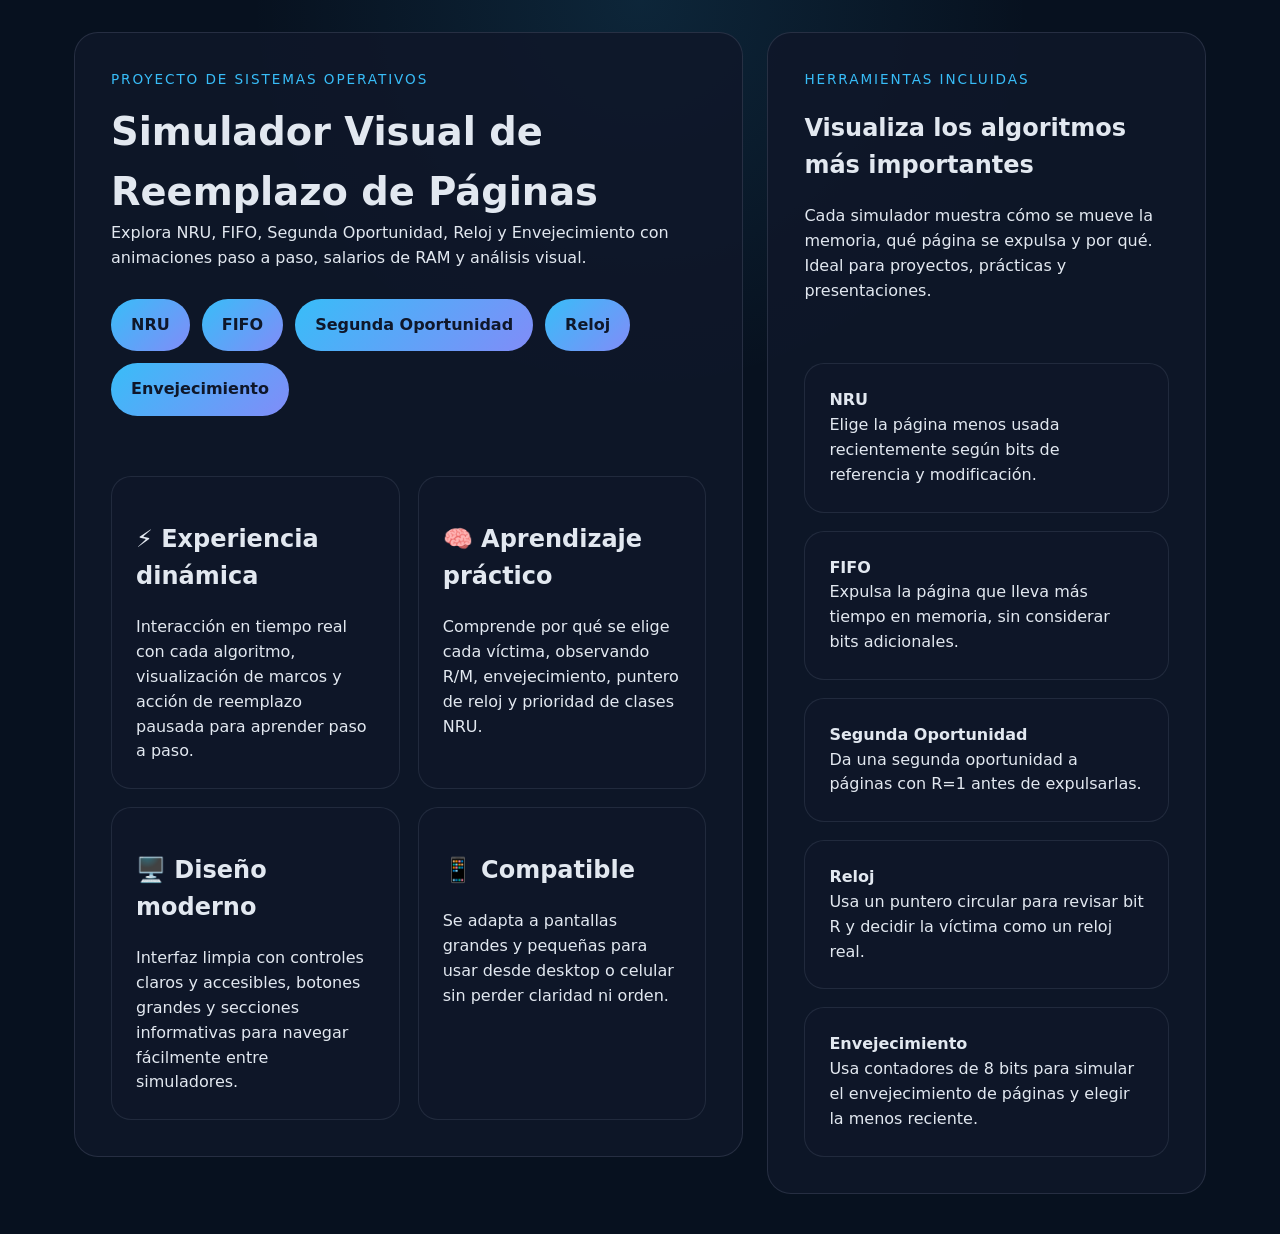
<file: index.html>
<!DOCTYPE html>
<html lang="es">
<head>
  <meta charset="UTF-8" />
  <meta name="viewport" content="width=device-width, initial-scale=1.0" />
  <title>Simulador de Reemplazo de Páginas</title>
  <link rel="stylesheet" href="css/main.css" />
</head>
<body class="welcome-page">
  <main class="container">
    <div class="hero-layout">
      <section class="hero-card">
        <div>
          <p class="eyebrow">Proyecto de Sistemas Operativos</p>
          <h1>Simulador Visual de Reemplazo de Páginas</h1>
          <p>Explora NRU, FIFO, Segunda Oportunidad, Reloj y Envejecimiento con animaciones paso a paso, salarios de RAM y análisis visual.</p>
        </div>

        <div class="hero-actions">
          <a class="primary-button" href="views/nru.html">NRU</a>
          <a class="primary-button" href="views/fifo.html">FIFO</a>
          <a class="primary-button" href="views/second_chance.html">Segunda Oportunidad</a>
          <a class="primary-button" href="views/clock.html">Reloj</a>
          <a class="primary-button" href="views/aging.html">Envejecimiento</a>
        </div>

        <div class="cards-grid">
          <article class="info-card">
            <h2>⚡ Experiencia dinámica</h2>
            <p>Interacción en tiempo real con cada algoritmo, visualización de marcos y acción de reemplazo pausada para aprender paso a paso.</p>
          </article>
          <article class="info-card">
            <h2>🧠 Aprendizaje práctico</h2>
            <p>Comprende por qué se elige cada víctima, observando R/M, envejecimiento, puntero de reloj y prioridad de clases NRU.</p>
          </article>
          <article class="info-card">
            <h2>🖥️ Diseño moderno</h2>
            <p>Interfaz limpia con controles claros y accesibles, botones grandes y secciones informativas para navegar fácilmente entre simuladores.</p>
          </article>
          <article class="info-card">
            <h2>📱 Compatible</h2>
            <p>Se adapta a pantallas grandes y pequeñas para usar desde desktop o celular sin perder claridad ni orden.</p>
          </article>
        </div>
      </section>

      <section class="hero-card tools-card">
        <div>
          <p class="eyebrow">Herramientas incluidas</p>
          <h2>Visualiza los algoritmos más importantes</h2>
          <p>Cada simulador muestra cómo se mueve la memoria, qué página se expulsa y por qué. Ideal para proyectos, prácticas y presentaciones.</p>
        </div>
        <div class="cards-grid">
          <article class="info-card">
            <strong>NRU</strong>
            <p>Elige la página menos usada recientemente según bits de referencia y modificación.</p>
          </article>
          <article class="info-card">
            <strong>FIFO</strong>
            <p>Expulsa la página que lleva más tiempo en memoria, sin considerar bits adicionales.</p>
          </article>
          <article class="info-card">
            <strong>Segunda Oportunidad</strong>
            <p>Da una segunda oportunidad a páginas con R=1 antes de expulsarlas.</p>
          </article>
          <article class="info-card">
            <strong>Reloj</strong>
            <p>Usa un puntero circular para revisar bit R y decidir la víctima como un reloj real.</p>
          </article>
          <article class="info-card">
            <strong>Envejecimiento</strong>
            <p>Usa contadores de 8 bits para simular el envejecimiento de páginas y elegir la menos reciente.</p>
          </article>
        </div>
      </section>
    </div>
  </main>
</body>
</html>
</file>
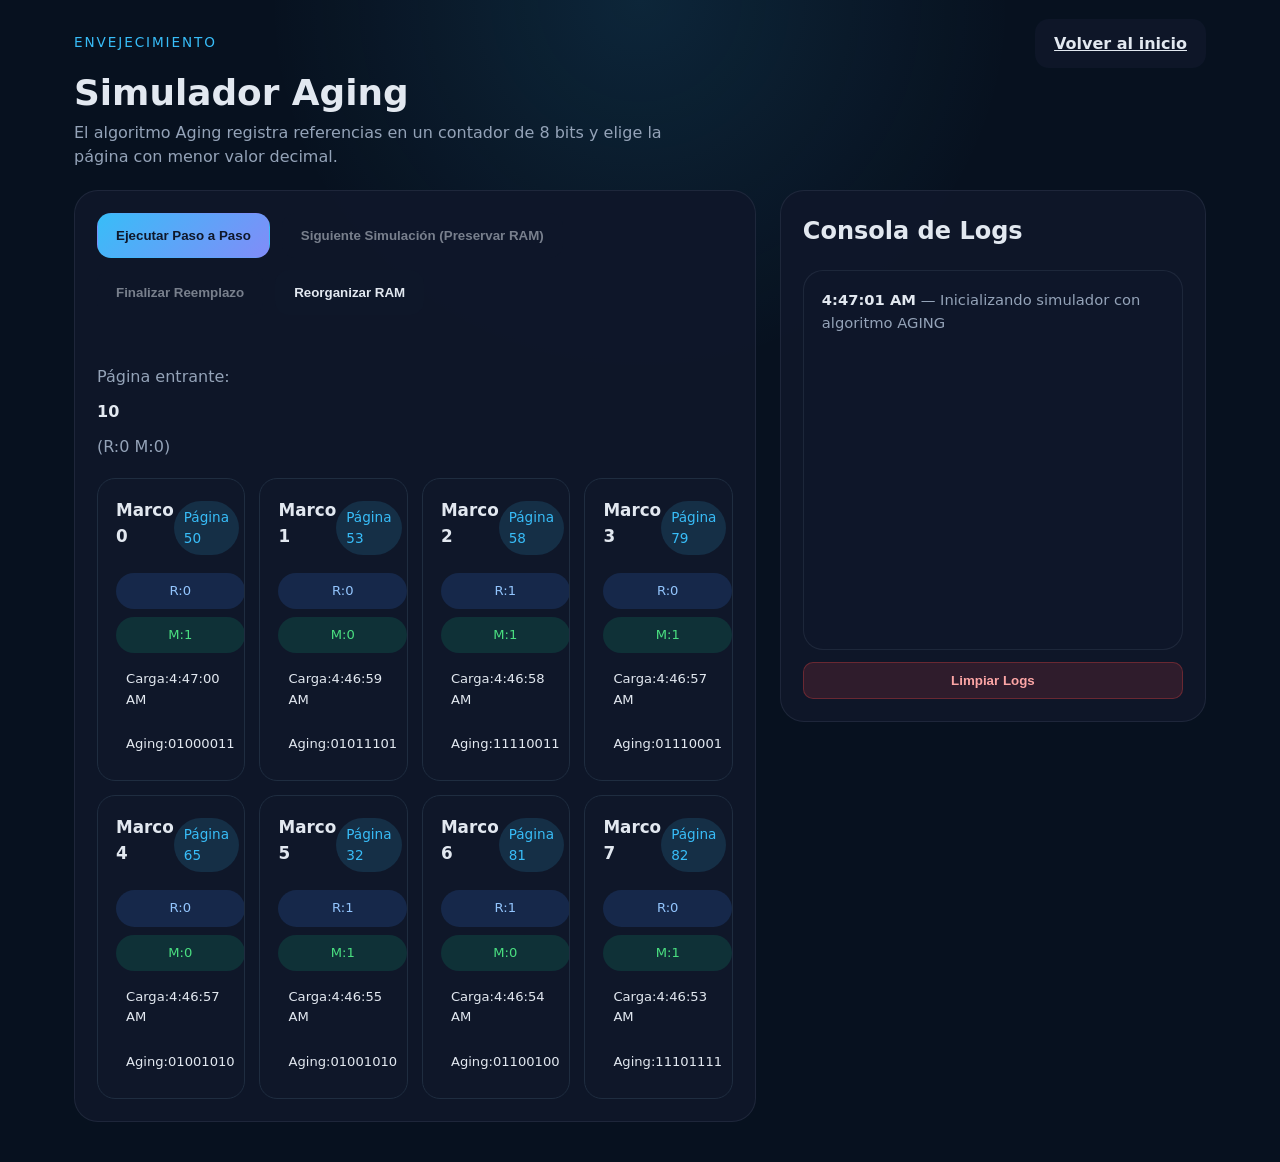
<file: views/aging.html>
<!DOCTYPE html>
<html lang="es">
<head>
  <meta charset="UTF-8" />
  <meta name="viewport" content="width=device-width, initial-scale=1.0" />
  <title>Aging - Simulador de Reemplazo de Páginas</title>
  <link rel="stylesheet" href="../css/main.css" />
</head>
<body>
  <main class="container">
    <header class="header-panel">
      <div>
        <p class="eyebrow">Envejecimiento</p>
        <h1>Simulador Aging</h1>
        <p class="help-text">El algoritmo Aging registra referencias en un contador de 8 bits y elige la página con menor valor decimal.</p>
      </div>
      <div>
        <a class="secondary-button" href="../index.html">Volver al inicio</a>
      </div>
    </header>

    <div class="page-shell">
      <section class="panel workspace">
        <div class="control-panel">
          <button id="simulate-btn" class="primary">Ejecutar Paso a Paso</button>
          <button id="next-btn">Siguiente Simulación (Preservar RAM)</button>
          <button id="commit-btn" class="secondary-button" disabled>Finalizar Reemplazo</button>
          <button id="reorganize-btn" class="secondary-button">Reorganizar RAM</button>
        </div>
        <div class="info-box" id="incoming-label"></div>
        <div class="ram-grid" id="ram-grid"></div>
      </section>

      <aside class="panel">
        <h2>Consola de Logs</h2>
        <div class="log-console" id="log-console"></div>
        <button class="clear-logs-btn" id="clear-logs-btn">Limpiar Logs</button>
        <div class="result-tab" id="result-tab">
          <div class="result-tab-header">Resultado de reemplazo</div>
          <div class="result-content" id="result-content"></div>
        </div>
      </aside>
    </div>
  </main>

  <script type="module">
    import { createApp } from '../js/app.js';
    createApp('aging');
  </script>
</body>
</html>
</file>
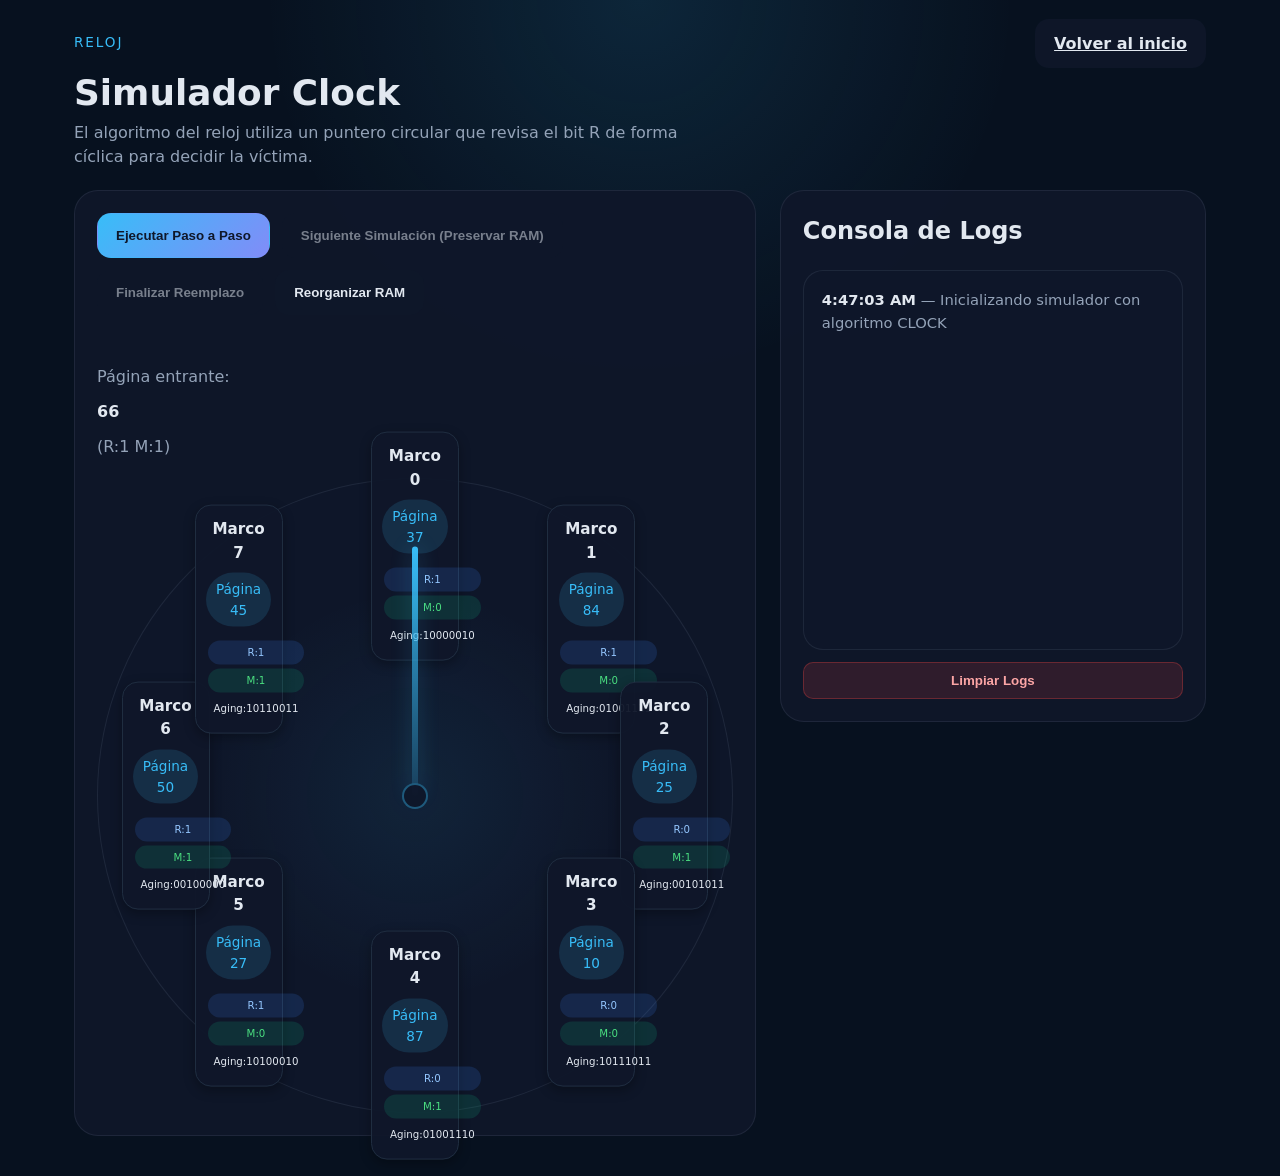
<file: views/clock.html>
<!DOCTYPE html>
<html lang="es">
<head>
  <meta charset="UTF-8" />
  <meta name="viewport" content="width=device-width, initial-scale=1.0" />
  <title>Reloj - Simulador de Reemplazo de Páginas</title>
  <link rel="stylesheet" href="../css/main.css" />
  <link rel="stylesheet" href="../css/clock.css" />
</head>
<body>
  <main class="container">
    <header class="header-panel">
      <div>
        <p class="eyebrow">Reloj</p>
        <h1>Simulador Clock</h1>
        <p class="help-text">El algoritmo del reloj utiliza un puntero circular que revisa el bit R de forma cíclica para decidir la víctima.</p>
      </div>
      <div>
        <a class="secondary-button" href="../index.html">Volver al inicio</a>
      </div>
    </header>

    <div class="page-shell">
      <section class="panel workspace">
        <div class="control-panel">
          <button id="simulate-btn" class="primary">Ejecutar Paso a Paso</button>
          <button id="next-btn">Siguiente Simulación (Preservar RAM)</button>
          <button id="commit-btn" class="secondary-button" disabled>Finalizar Reemplazo</button>
          <button id="reorganize-btn" class="secondary-button">Reorganizar RAM</button>
        </div>
        <div class="info-box" id="incoming-label"></div>
        <div id="clock-ring"></div>
      </section>

      <aside class="panel">
        <h2>Consola de Logs</h2>
        <div class="log-console" id="log-console"></div>
        <button class="clear-logs-btn" id="clear-logs-btn">Limpiar Logs</button>
        <div class="result-tab" id="result-tab">
          <div class="result-tab-header">Resultado de reemplazo</div>
          <div class="result-content" id="result-content"></div>
        </div>
      </aside>
    </div>
  </main>

  <script type="module">
    import { createApp } from '../js/app.js';
    createApp('clock');
  </script>
</body>
</html>
</file>
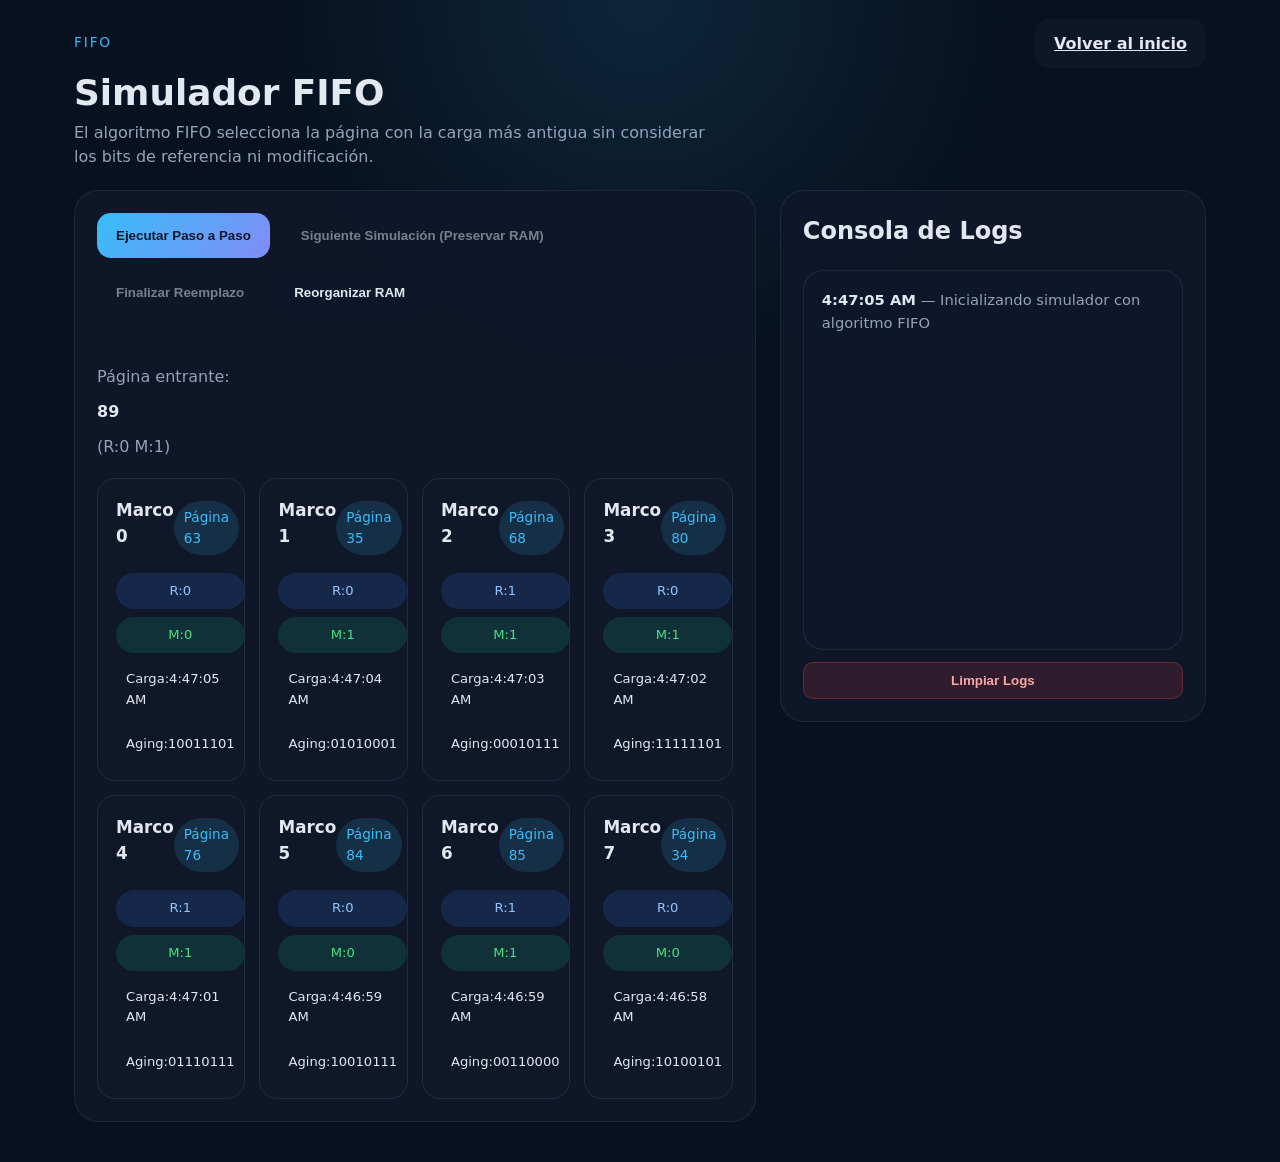
<file: views/fifo.html>
<!DOCTYPE html>
<html lang="es">
<head>
  <meta charset="UTF-8" />
  <meta name="viewport" content="width=device-width, initial-scale=1.0" />
  <title>FIFO - Simulador de Reemplazo de Páginas</title>
  <link rel="stylesheet" href="../css/main.css" />
</head>
<body>
  <main class="container">
    <header class="header-panel">
      <div>
        <p class="eyebrow">FIFO</p>
        <h1>Simulador FIFO</h1>
        <p class="help-text">El algoritmo FIFO selecciona la página con la carga más antigua sin considerar los bits de referencia ni modificación.</p>
      </div>
      <div>
        <a class="secondary-button" href="../index.html">Volver al inicio</a>
      </div>
    </header>

    <div class="page-shell">
      <section class="panel workspace">
        <div class="control-panel">
          <button id="simulate-btn" class="primary">Ejecutar Paso a Paso</button>
          <button id="next-btn">Siguiente Simulación (Preservar RAM)</button>
          <button id="commit-btn" class="secondary-button" disabled>Finalizar Reemplazo</button>
          <button id="reorganize-btn" class="secondary-button">Reorganizar RAM</button>
        </div>
        <div class="info-box" id="incoming-label"></div>
        <div class="ram-grid" id="ram-grid"></div>
      </section>

      <aside class="panel">
        <h2>Consola de Logs</h2>
        <div class="log-console" id="log-console"></div>
        <button class="clear-logs-btn" id="clear-logs-btn">Limpiar Logs</button>
        <div class="result-tab" id="result-tab">
          <div class="result-tab-header">Resultado de reemplazo</div>
          <div class="result-content" id="result-content"></div>
        </div>
      </aside>
    </div>
  </main>

  <script type="module">
    import { createApp } from '../js/app.js';
    createApp('fifo');
  </script>
</body>
</html>
</file>
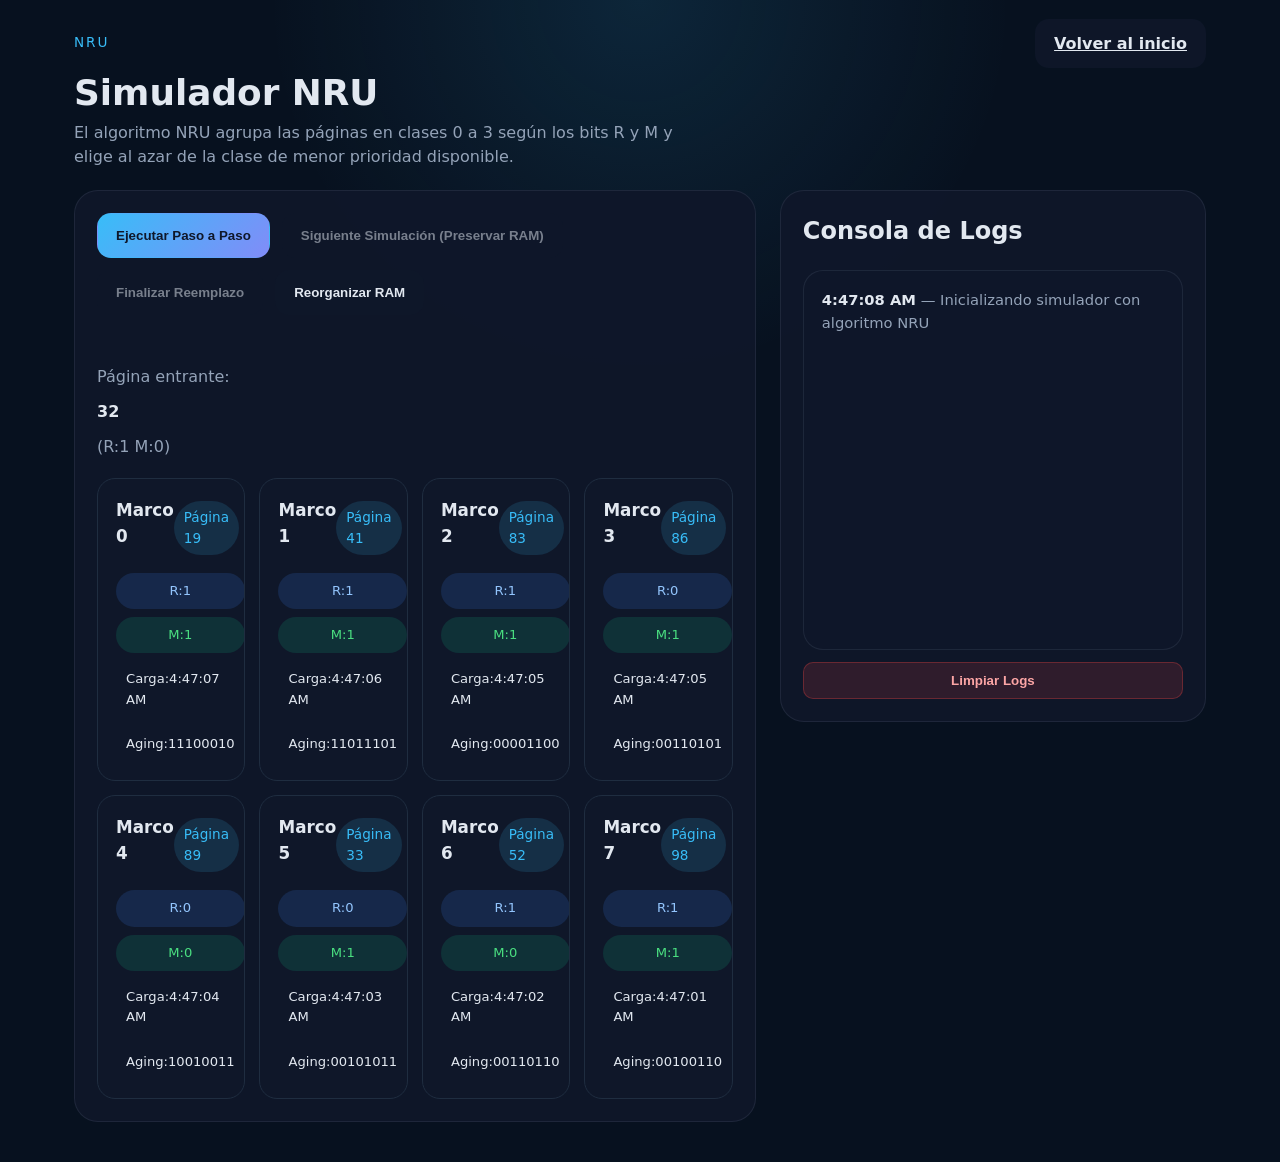
<file: views/nru.html>
<!DOCTYPE html>
<html lang="es">
<head>
  <meta charset="UTF-8" />
  <meta name="viewport" content="width=device-width, initial-scale=1.0" />
  <title>NRU - Simulador de Reemplazo de Páginas</title>
  <link rel="stylesheet" href="../css/main.css" />
</head>
<body>
  <main class="container">
    <header class="header-panel">
      <div>
        <p class="eyebrow">NRU</p>
        <h1>Simulador NRU</h1>
        <p class="help-text">El algoritmo NRU agrupa las páginas en clases 0 a 3 según los bits R y M y elige al azar de la clase de menor prioridad disponible.</p>
      </div>
      <div>
        <a class="secondary-button" href="../index.html">Volver al inicio</a>
      </div>
    </header>

    <div class="page-shell">
      <section class="panel workspace">
        <div class="control-panel">
          <button id="simulate-btn" class="primary">Ejecutar Paso a Paso</button>
          <button id="next-btn">Siguiente Simulación (Preservar RAM)</button>
          <button id="commit-btn" class="secondary-button" disabled>Finalizar Reemplazo</button>
          <button id="reorganize-btn" class="secondary-button">Reorganizar RAM</button>
        </div>
        <div class="info-box" id="incoming-label"></div>
        <div class="ram-grid" id="ram-grid"></div>
      </section>

      <aside class="panel">
        <h2>Consola de Logs</h2>
        <div class="log-console" id="log-console"></div>
        <button class="clear-logs-btn" id="clear-logs-btn">Limpiar Logs</button>
        <div class="result-tab" id="result-tab">
          <div class="result-tab-header">Resultado de reemplazo</div>
          <div class="result-content" id="result-content"></div>
        </div>
      </aside>
    </div>
  </main>

  <script type="module">
    import { createApp } from '../js/app.js';
    createApp('nru');
  </script>
</body>
</html>
</file>
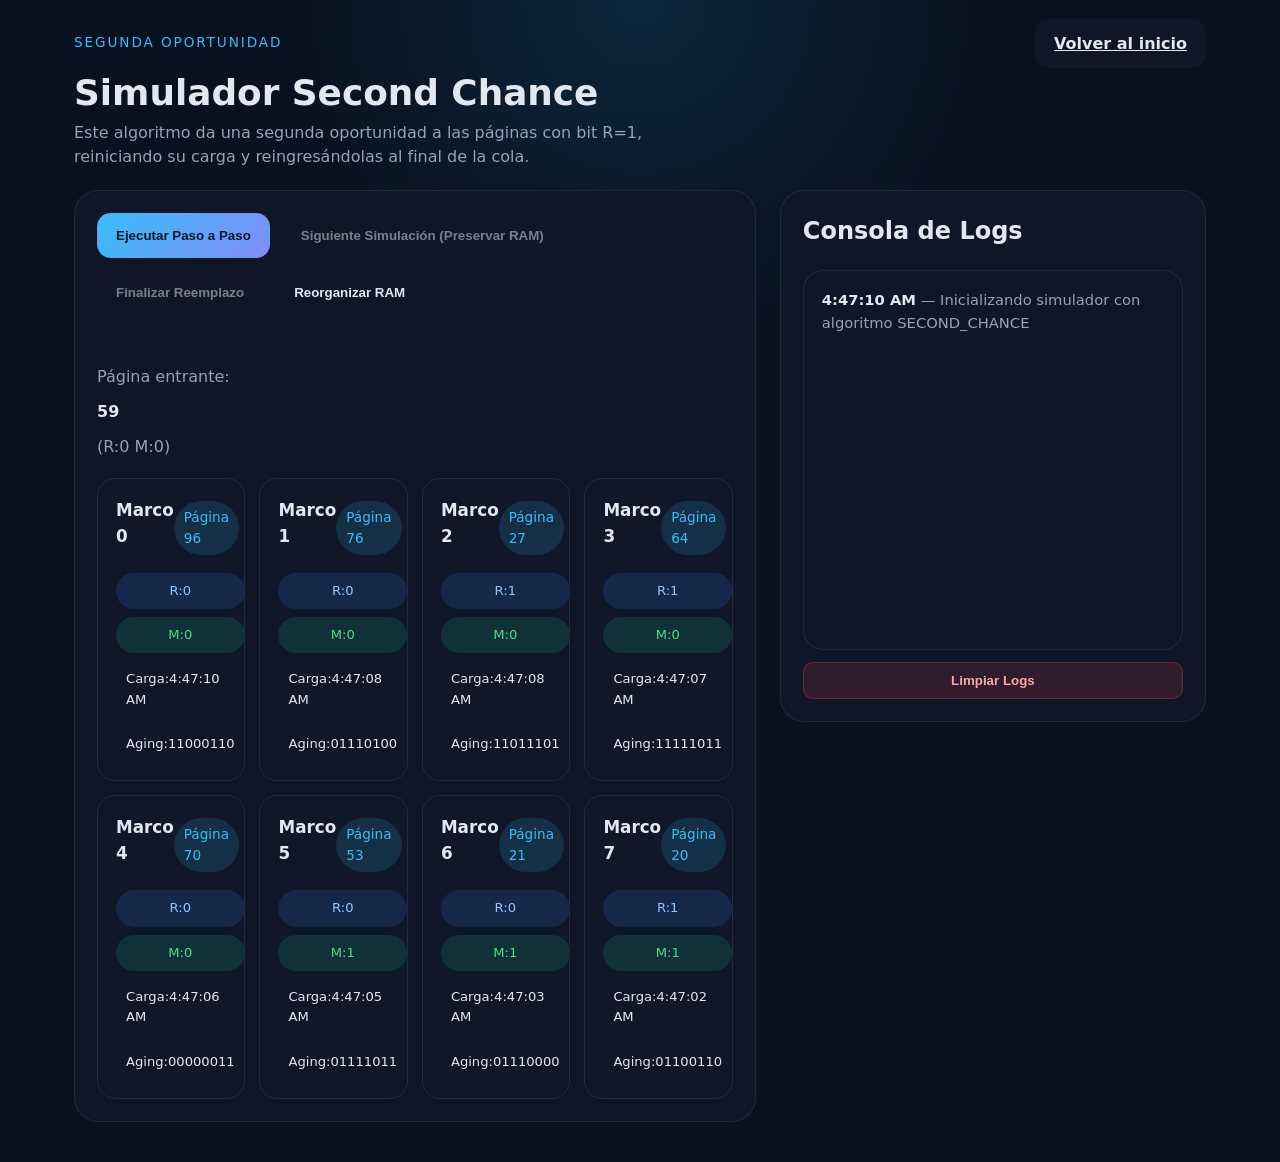
<file: views/second_chance.html>
<!DOCTYPE html>
<html lang="es">
<head>
  <meta charset="UTF-8" />
  <meta name="viewport" content="width=device-width, initial-scale=1.0" />
  <title>Segunda Oportunidad - Simulador de Reemplazo de Páginas</title>
  <link rel="stylesheet" href="../css/main.css" />
</head>
<body>
  <main class="container">
    <header class="header-panel">
      <div>
        <p class="eyebrow">Segunda Oportunidad</p>
        <h1>Simulador Second Chance</h1>
        <p class="help-text">Este algoritmo da una segunda oportunidad a las páginas con bit R=1, reiniciando su carga y reingresándolas al final de la cola.</p>
      </div>
      <div>
        <a class="secondary-button" href="../index.html">Volver al inicio</a>
      </div>
    </header>

    <div class="page-shell">
      <section class="panel workspace">
        <div class="control-panel">
          <button id="simulate-btn" class="primary">Ejecutar Paso a Paso</button>
          <button id="next-btn">Siguiente Simulación (Preservar RAM)</button>
          <button id="commit-btn" class="secondary-button" disabled>Finalizar Reemplazo</button>
          <button id="reorganize-btn" class="secondary-button">Reorganizar RAM</button>
        </div>
        <div class="info-box" id="incoming-label"></div>
        <div class="ram-grid" id="ram-grid"></div>
      </section>

      <aside class="panel">
        <h2>Consola de Logs</h2>
        <div class="log-console" id="log-console"></div>
        <button class="clear-logs-btn" id="clear-logs-btn">Limpiar Logs</button>
        <div class="result-tab" id="result-tab">
          <div class="result-tab-header">Resultado de reemplazo</div>
          <div class="result-content" id="result-content"></div>
        </div>
      </aside>
    </div>
  </main>

  <script type="module">
    import { createApp } from '../js/app.js';
    createApp('second_chance');
  </script>
</body>
</html>
</file>
<file: css/main.css>
:root {
  color-scheme: dark;
  --bg: #07111f;
  --surface: #111b2c;
  --surface-strong: #0c1729;
  --border: #1f2d40;
  --text: #e2e8f0;
  --muted: #94a3b8;
  --primary: #38bdf8;
  --success: #22c55e;
  --warning: #fbbf24;
  --danger: #ef4444;
  --accent: #818cf8;
}

* {
  box-sizing: border-box;
}

html, body {
  margin: 0;
  min-height: 100%;
  font-family: Inter, system-ui, sans-serif;
  background: radial-gradient(circle at top, rgba(56, 189, 248, 0.12), transparent 28%), var(--bg);
  color: var(--text);
}

body {
  line-height: 1.55;
}

.container {
  max-width: 1180px;
  margin: 0 auto;
  padding: 32px 24px 40px;
}

.welcome-page .hero-card {
  background: rgba(15, 23, 42, 0.88);
  border: 1px solid rgba(148, 163, 184, 0.18);
  border-radius: 24px;
  padding: 36px;
  display: grid;
  gap: 28px;
}

.hero-layout {
  display: grid;
  grid-template-columns: 1.45fr 0.95fr;
  gap: 24px;
  align-items: start;
}

.tools-card {
  min-width: 320px;
}

@media (max-width: 1024px) {
  .hero-layout {
    grid-template-columns: 1fr;
  }
}

.eyebrow {
  margin: 0 0 12px;
  color: var(--primary);
  text-transform: uppercase;
  letter-spacing: 0.14em;
  font-size: 0.85rem;
}

h1 {
  margin: 0;
  font-size: clamp(2rem, 3vw, 3.4rem);
}

p {
  margin: 0;
}

.hero-actions {
  display: flex;
  flex-wrap: wrap;
  gap: 12px;
}

.primary-button {
  display: inline-flex;
  align-items: center;
  justify-content: center;
  padding: 14px 20px;
  border-radius: 999px;
  color: #0f172a;
  background: linear-gradient(135deg, #38bdf8, #818cf8);
  text-decoration: none;
  font-weight: 700;
}

.cards-grid {
  display: grid;
  gap: 18px;
  margin-top: 32px;
  grid-template-columns: repeat(auto-fit, minmax(260px, 1fr));
}

.info-card {
  background: rgba(15, 23, 42, 0.88);
  border: 1px solid rgba(148, 163, 184, 0.14);
  border-radius: 20px;
  padding: 24px;
}

.page-shell {
  display: grid;
  grid-template-columns: 1.6fr 1fr;
  gap: 24px;
  align-items: start;
}

.header-panel {
  display: flex;
  justify-content: space-between;
  align-items: flex-start;
  gap: 16px;
  margin-bottom: 20px;
}

.header-panel h1 {
  margin: 0;
  font-size: clamp(1.8rem, 2.8vw, 2.6rem);
}

.help-text {
  color: var(--muted);
  max-width: 640px;
}

.control-panel {
  display: flex;
  flex-wrap: wrap;
  gap: 12px;
  margin-bottom: 20px;
}

button, .secondary-button {
  border: 1px solid transparent;
  border-radius: 14px;
  padding: 14px 18px;
  background: rgba(15, 23, 42, 0.92);
  color: var(--text);
  cursor: pointer;
  font-weight: 600;
}

button.primary {
  background: linear-gradient(135deg, #38bdf8, #818cf8);
  color: #0f172a;
}

button:disabled {
  opacity: 0.5;
  cursor: not-allowed;
}

.panel {
  background: rgba(15, 23, 42, 0.94);
  border: 1px solid rgba(148, 163, 184, 0.12);
  border-radius: 24px;
  padding: 22px;
}

.panel h2 {
  margin-top: 0;
}

.workspace {
  display: grid;
  gap: 18px;
}

.ram-grid {
  display: grid;
  gap: 14px;
  grid-template-columns: repeat(4, minmax(0, 1fr));
}

.frame-card {
  background: rgba(15, 23, 42, 0.88);
  border: 1px solid var(--border);
  border-radius: 18px;
  padding: 18px;
  min-height: 140px;
  position: relative;
  overflow: hidden;
}

.frame-card span {
  display: inline-flex;
  align-items: center;
  gap: 6px;
}

.frame-card h3 {
  margin: 0 0 10px;
  font-size: 1.05rem;
}

.frame-badge {
  background: rgba(56, 189, 248, 0.14);
  color: var(--primary);
  padding: 6px 10px;
  border-radius: 999px;
  font-size: 0.85rem;
}

.status-line {
  margin-top: 14px;
  display: grid;
  gap: 8px;
}

.status-pill {
  display: inline-flex;
  align-items: center;
  justify-content: center;
  padding: 8px 10px;
  border-radius: 999px;
  font-size: 0.82rem;
}

.status-pill.R { background: rgba(59, 130, 246, 0.16); color: #93c5fd; }
.status-pill.M { background: rgba(16, 185, 129, 0.16); color: #4ade80; }

.frame-card.evaluating {
  border-color: #fbbf24;
  box-shadow: 0 0 0 3px rgba(251, 191, 36, 0.14);
}

@media (max-width: 960px) {
  .page-shell {
    grid-template-columns: 1fr;
  }

  .header-panel {
    flex-direction: column;
    align-items: stretch;
  }

  .ram-grid {
    grid-template-columns: repeat(2, minmax(0, 1fr));
  }
}

@media (max-width: 680px) {
  .container {
    padding: 20px 16px 28px;
  }

  .header-panel {
    gap: 12px;
  }

  .control-panel {
    flex-direction: column;
  }

  .ram-grid {
    grid-template-columns: 1fr;
  }

  .frame-card {
    min-height: auto;
    padding: 16px;
  }

  .frame-card h3 {
    font-size: 1rem;
  }

  .status-line {
    gap: 6px;
  }

  .status-pill {
    padding: 6px 10px;
    font-size: 0.79rem;
  }
}
.frame-card.loaded {
  border-color: #22c55e;
  box-shadow: 0 0 0 3px rgba(34, 197, 94, 0.16);
}

@keyframes pulse-red {
  from { transform: translateY(0); }
  to { transform: translateY(-2px); }
}

.info-box {
  display: grid;
  gap: 10px;
  margin-top: 12px;
  color: var(--muted);
}

.info-box strong {
  color: var(--text);
}

.log-console {
  height: 380px;
  background: rgba(15, 23, 42, 0.92);
  border-radius: 20px;
  padding: 18px;
  overflow-y: auto;
  border: 1px solid rgba(148, 163, 184, 0.12);
}

.clear-logs-btn {
  display: block;
  width: 100%;
  margin-top: 12px;
  padding: 10px;
  background: rgba(239, 68, 68, 0.15);
  color: #fca5a5;
  border: 1px solid rgba(239, 68, 68, 0.3);
  border-radius: 10px;
  font-weight: 600;
  cursor: pointer;
  transition: all 0.2s ease;
}

.clear-logs-btn:hover {
  background: rgba(239, 68, 68, 0.25);
  border-color: rgba(239, 68, 68, 0.5);
}

.clear-logs-btn:disabled {
  opacity: 0.5;
  cursor: not-allowed;
}

.log-line {
  margin: 0 0 10px;
  font-size: 0.92rem;
  color: var(--muted);
}

.log-line strong {
  color: var(--text);
}

.result-tab {
  margin-top: 18px;
  background: rgba(15, 23, 42, 0.92);
  border: 1px solid rgba(148, 163, 184, 0.16);
  border-radius: 20px;
  padding: 16px;
  min-height: 120px;
  display: none;
}

.result-tab.active {
  display: block;
}

.result-tab-header {
  margin: 0 0 12px;
  font-size: 1rem;
  font-weight: 700;
  color: #f8fafc;
}

.result-body {
  color: var(--muted);
  line-height: 1.6;
}

.modal-overlay {
  position: fixed;
  inset: 0;
  background: rgba(0, 0, 0, 0.72);
  display: none;
  align-items: center;
  justify-content: center;
  padding: 18px;
  z-index: 50;
}

.modal-overlay.active {
  display: flex;
}

.modal-card {
  background: #0f172a;
  border: 1px solid rgba(148, 163, 184, 0.16);
  border-radius: 24px;
  padding: 28px;
  width: min(560px, 100%);
}

.modal-card h3 {
  margin-top: 0;
}

.modal-actions {
  display: flex;
  gap: 12px;
  flex-wrap: wrap;
  margin-top: 20px;
}

.inline-info {
  display: flex;
  gap: 12px;
  flex-wrap: wrap;
  margin-top: 14px;
}

.inline-chip {
  background: rgba(148, 163, 184, 0.12);
  color: var(--text);
  border-radius: 999px;
  padding: 10px 14px;
  font-size: 0.87rem;
}

@media (max-width: 920px) {
  .page-shell {
    grid-template-columns: 1fr;
  }
}

@media (max-width: 640px) {
  .hero-card {
    padding: 24px;
  }
  .primary-button {
    width: 100%;
  }
}
</file>
<file: css/clock.css>
.clock-container {
  position: relative;
  aspect-ratio: 1;
  min-height: clamp(300px, 60vh, 520px);
  max-width: 100%;
  border-radius: 50%;
  border: 1px solid rgba(148, 163, 184, 0.12);
  background: radial-gradient(circle at center, rgba(56, 189, 248, 0.08), transparent 46%), rgba(15, 23, 42, 0.96);
}

.clock-ring {
  position: absolute;
  inset: clamp(10px, 2vw, 20px);
}

.clock-frame {
  position: absolute;
  width: clamp(60px, 10vw, 88px);
  min-height: clamp(60px, 10vw, 88px);
  border-radius: clamp(12px, 2vw, 16px);
  background: rgba(15, 23, 42, 0.95);
  border: 1px solid var(--border);
  padding: clamp(8px, 1.5vw, 12px);
  transform: translate(-50%, -50%);
  font-size: clamp(0.7rem, 1.5vw, 0.85rem);
  display: flex;
  flex-direction: column;
  justify-content: center;
  align-items: center;
  text-align: center;
  box-shadow: 0 4px 12px rgba(0, 0, 0, 0.3);
  transition: all 0.3s ease;
}

.clock-frame h3 {
  margin: 0 0 clamp(4px, 1vw, 8px);
  font-size: clamp(0.75rem, 1.2vw, 0.95rem);
}

.clock-frame .status-line {
  display: grid;
  gap: clamp(2px, 0.5vw, 4px);
  width: 100%;
}

.clock-frame .status-pill {
  padding: clamp(2px, 0.5vw, 4px) clamp(3px, 0.8vw, 6px);
  font-size: clamp(0.6rem, 0.8vw, 0.75rem);
}

.clock-pointer {
  position: absolute;
  left: 50%;
  top: 50%;
  width: clamp(4px, 0.5vw, 6px);
  height: 42%;
  background: linear-gradient(180deg, #38bdf8, rgba(56, 189, 248, 0.18));
  transform-origin: bottom center;
  transform: translateX(-50%) translateY(-100%) rotate(0deg);
  border-radius: 999px;
  box-shadow: 0 0 20px rgba(56, 189, 248, 0.3);
  transition: transform 0.3s ease;
}

.clock-center {
  position: absolute;
  inset: 50%;
  width: clamp(18px, 3vw, 26px);
  height: clamp(18px, 3vw, 26px);
  background: rgba(15, 23, 42, 0.96);
  border: clamp(1px, 0.2vw, 2px) solid rgba(56, 189, 248, 0.4);
  border-radius: 50%;
  transform: translate(-50%, -50%);
  z-index: 10;
}

.clock-frame.evaluating {
  border-color: #3b82f6;
  box-shadow: 0 0 0 clamp(2px, 0.5vw, 3px) rgba(59, 130, 246, 0.14), 0 4px 12px rgba(0, 0, 0, 0.3);
}

.clock-frame.victim {
  border-color: #ef4444;
  box-shadow: 0 0 0 clamp(2px, 0.5vw, 4px) rgba(239, 68, 68, 0.18), 0 4px 12px rgba(0, 0, 0, 0.3);
  animation: pulse-clock 0.6s ease-in-out infinite;
}

.clock-frame.loaded {
  border-color: #22c55e;
  box-shadow: 0 0 0 clamp(2px, 0.5vw, 4px) rgba(34, 197, 94, 0.16), 0 4px 12px rgba(0, 0, 0, 0.3);
}

@keyframes pulse-clock {
  0%, 100% { transform: translate(-50%, -50%) scale(1); }
  50% { transform: translate(-50%, -50%) scale(1.05); }
}

@media (max-width: 960px) {
  .clock-container {
    min-height: clamp(280px, 50vh, 520px);
  }
  .clock-ring {
    inset: clamp(12px, 3vw, 22px);
  }
}

@media (max-width: 768px) {
  .clock-frame {
    width: clamp(60px, 10vw, 90px);
    min-height: clamp(60px, 10vw, 90px);
  }
}

@media (max-width: 480px) {
  .clock-container {
    min-height: clamp(250px, 50vh, 400px);
  }
  
  .clock-frame {
    width: clamp(50px, 8vw, 70px);
    min-height: clamp(50px, 8vw, 70px);
    padding: clamp(6px, 1vw, 10px);
  }
  
  .clock-frame h3 {
    margin: 0 0 clamp(2px, 0.5vw, 4px);
    font-size: clamp(0.65rem, 1vw, 0.8rem);
  }
}
</file>
